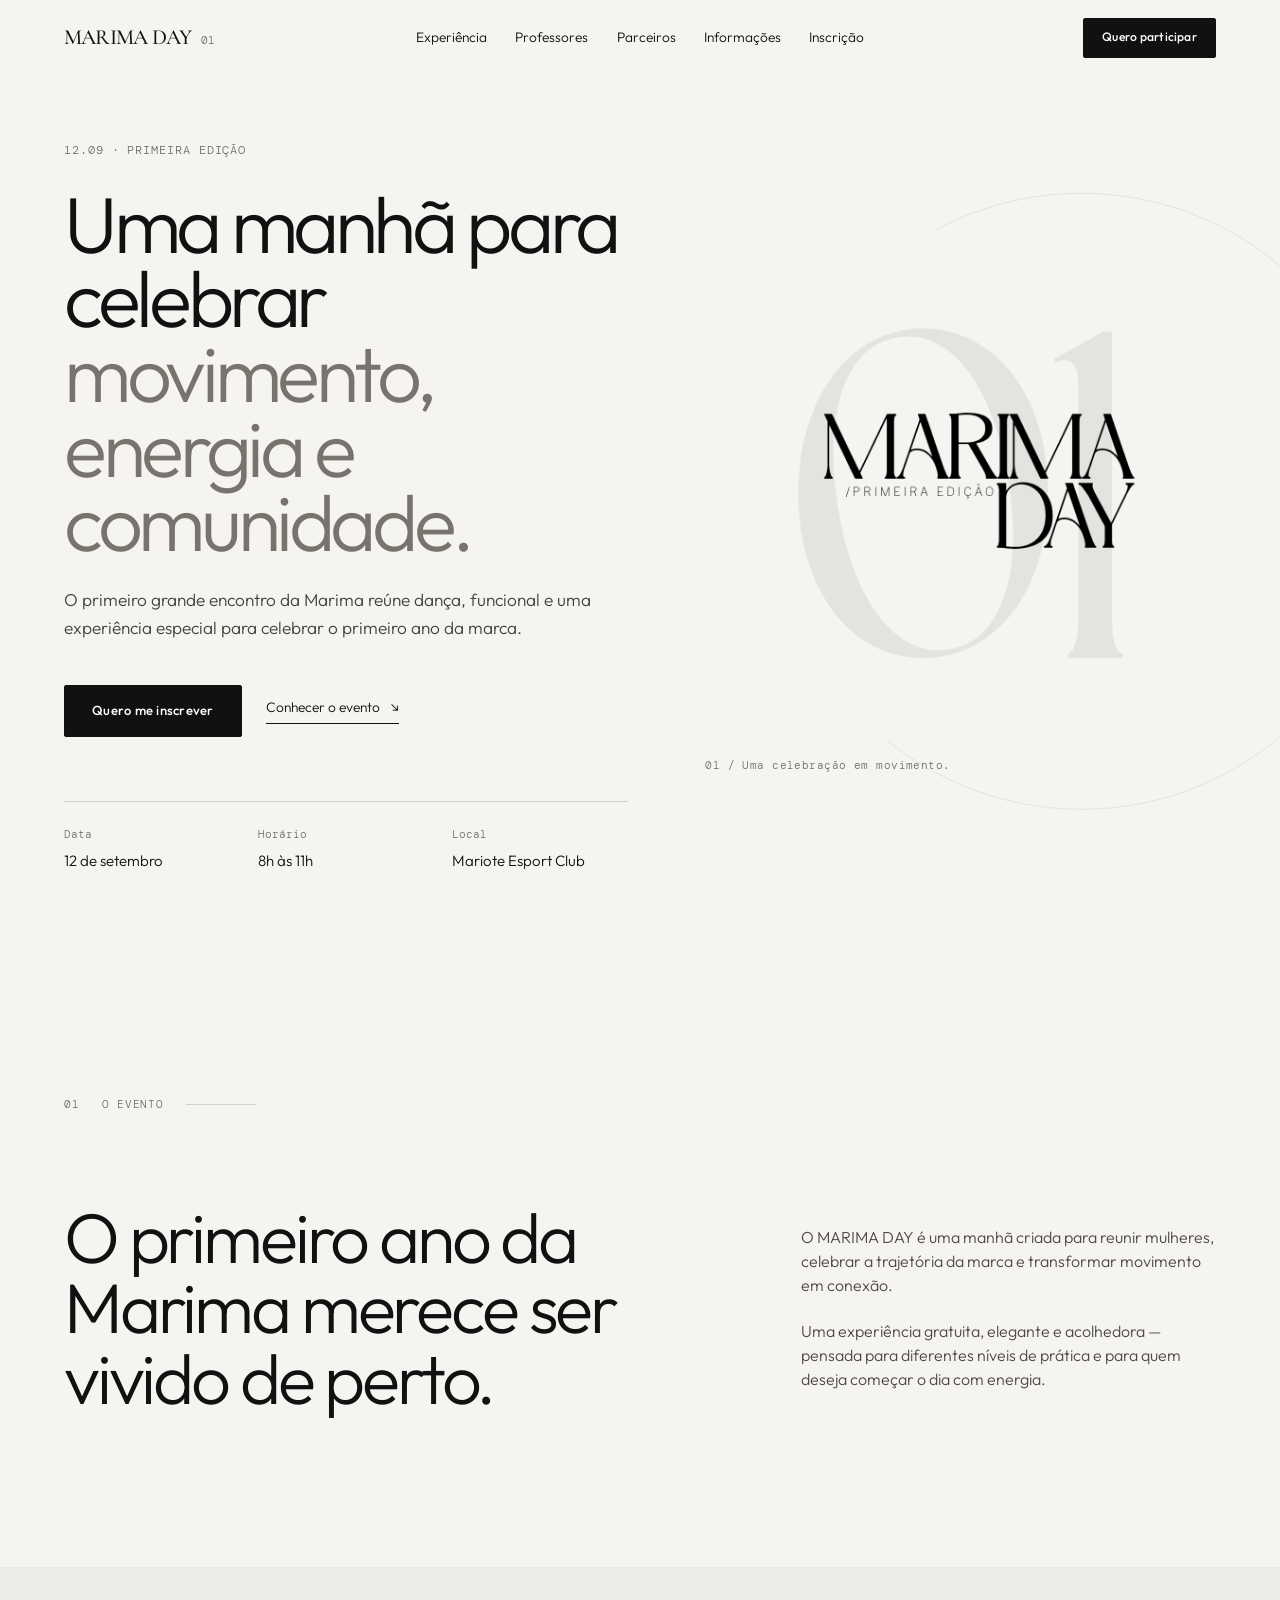
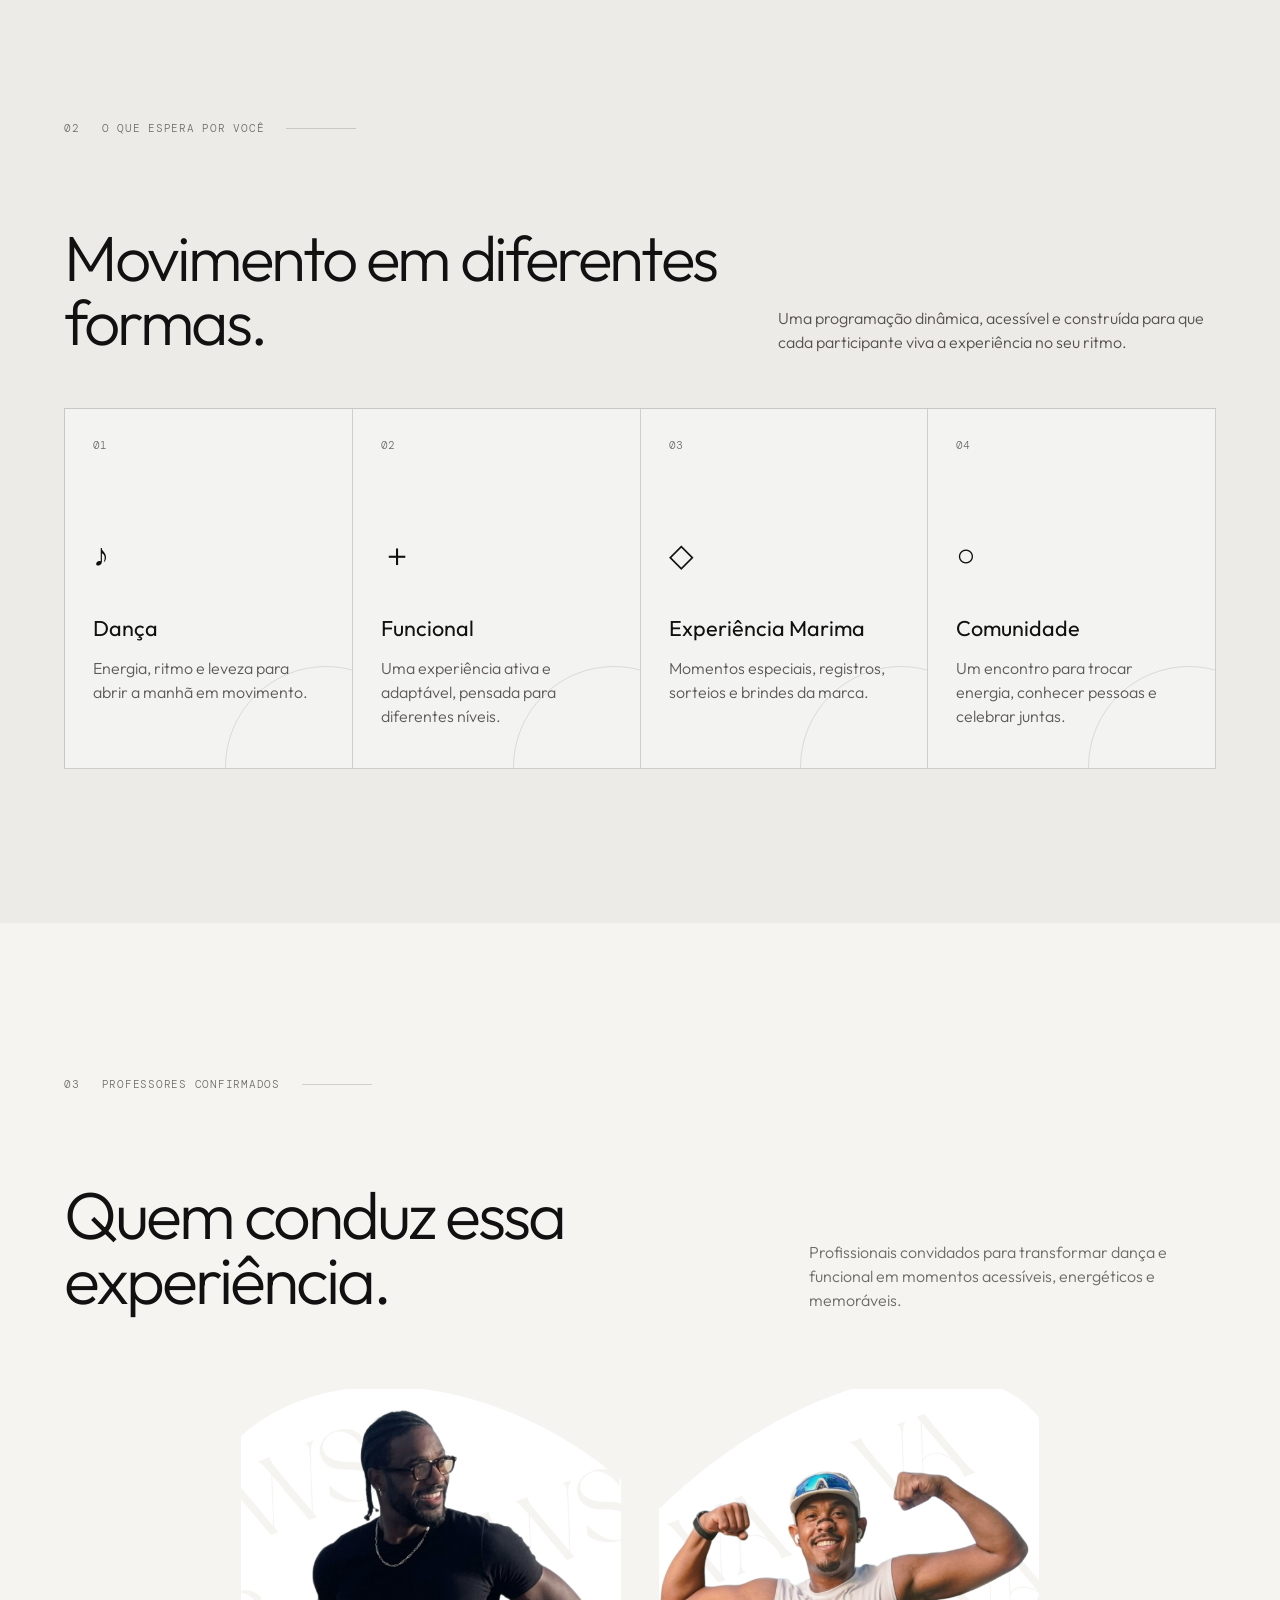
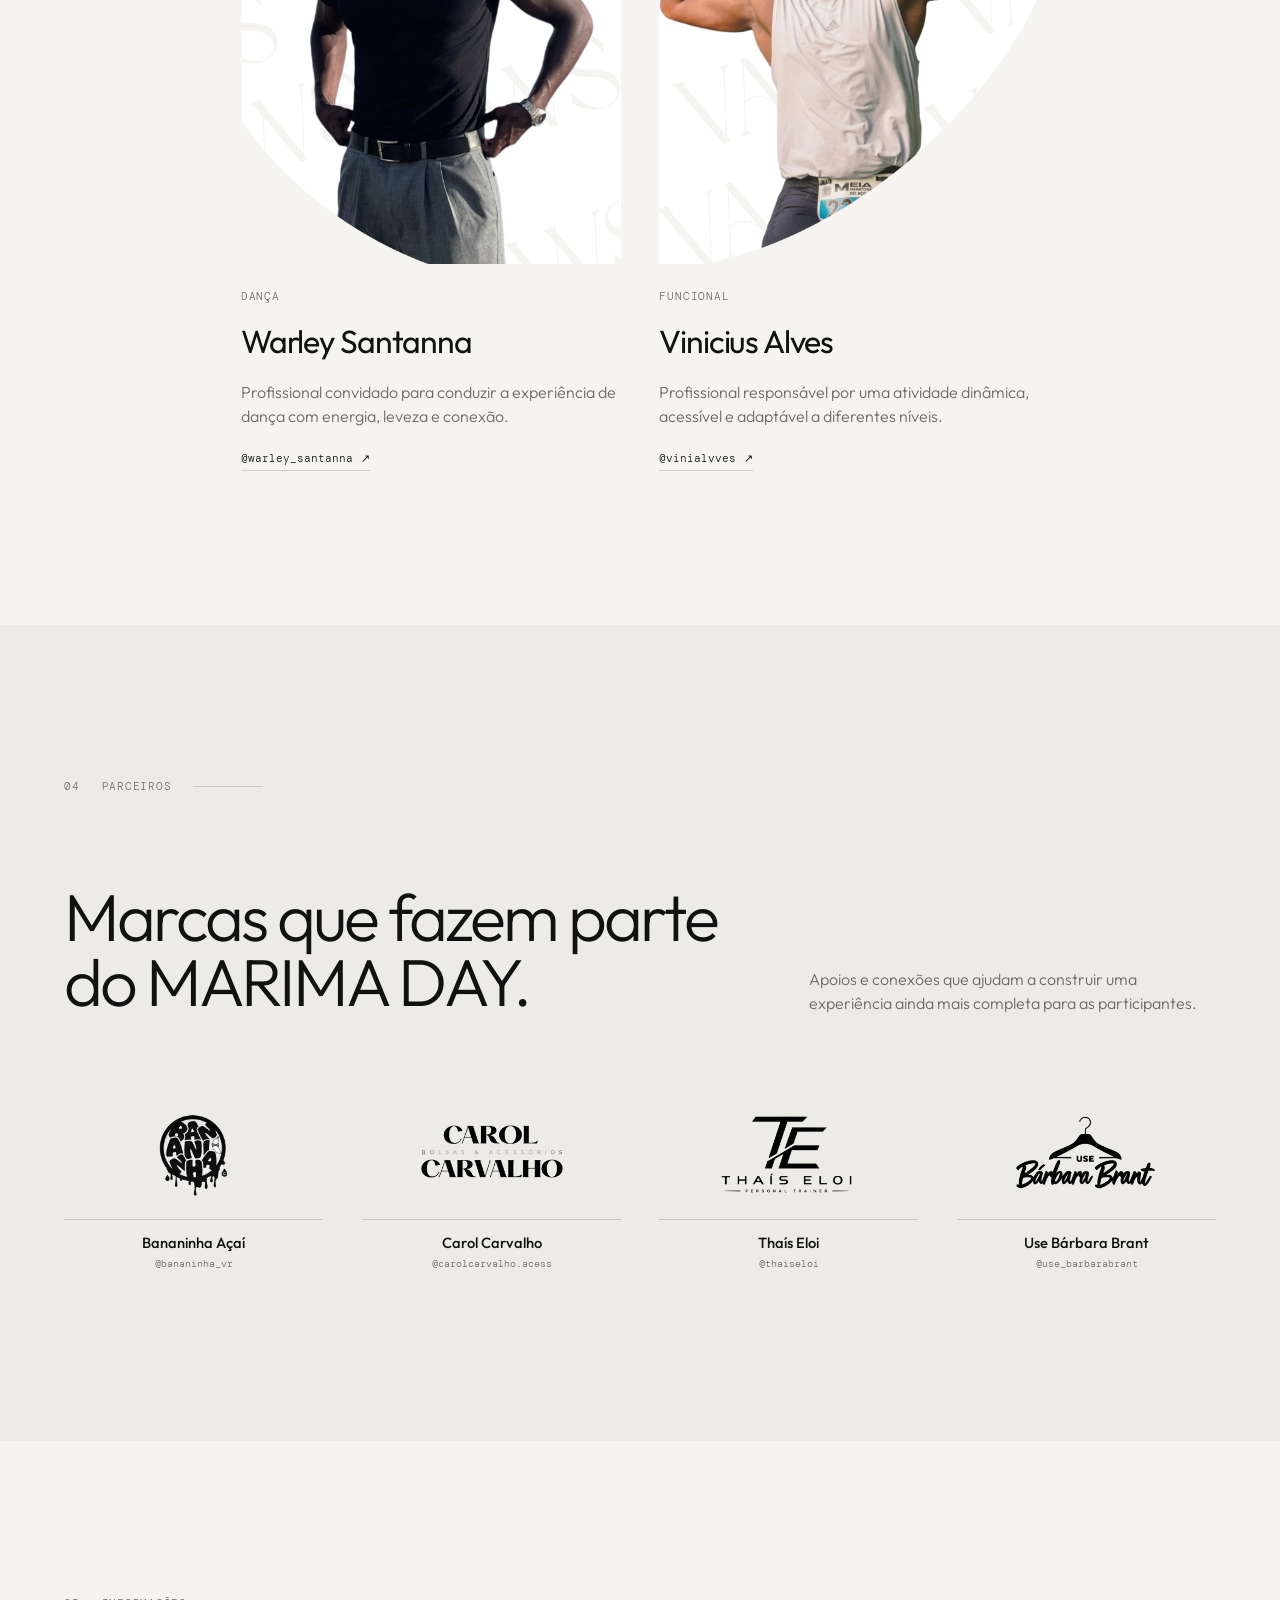
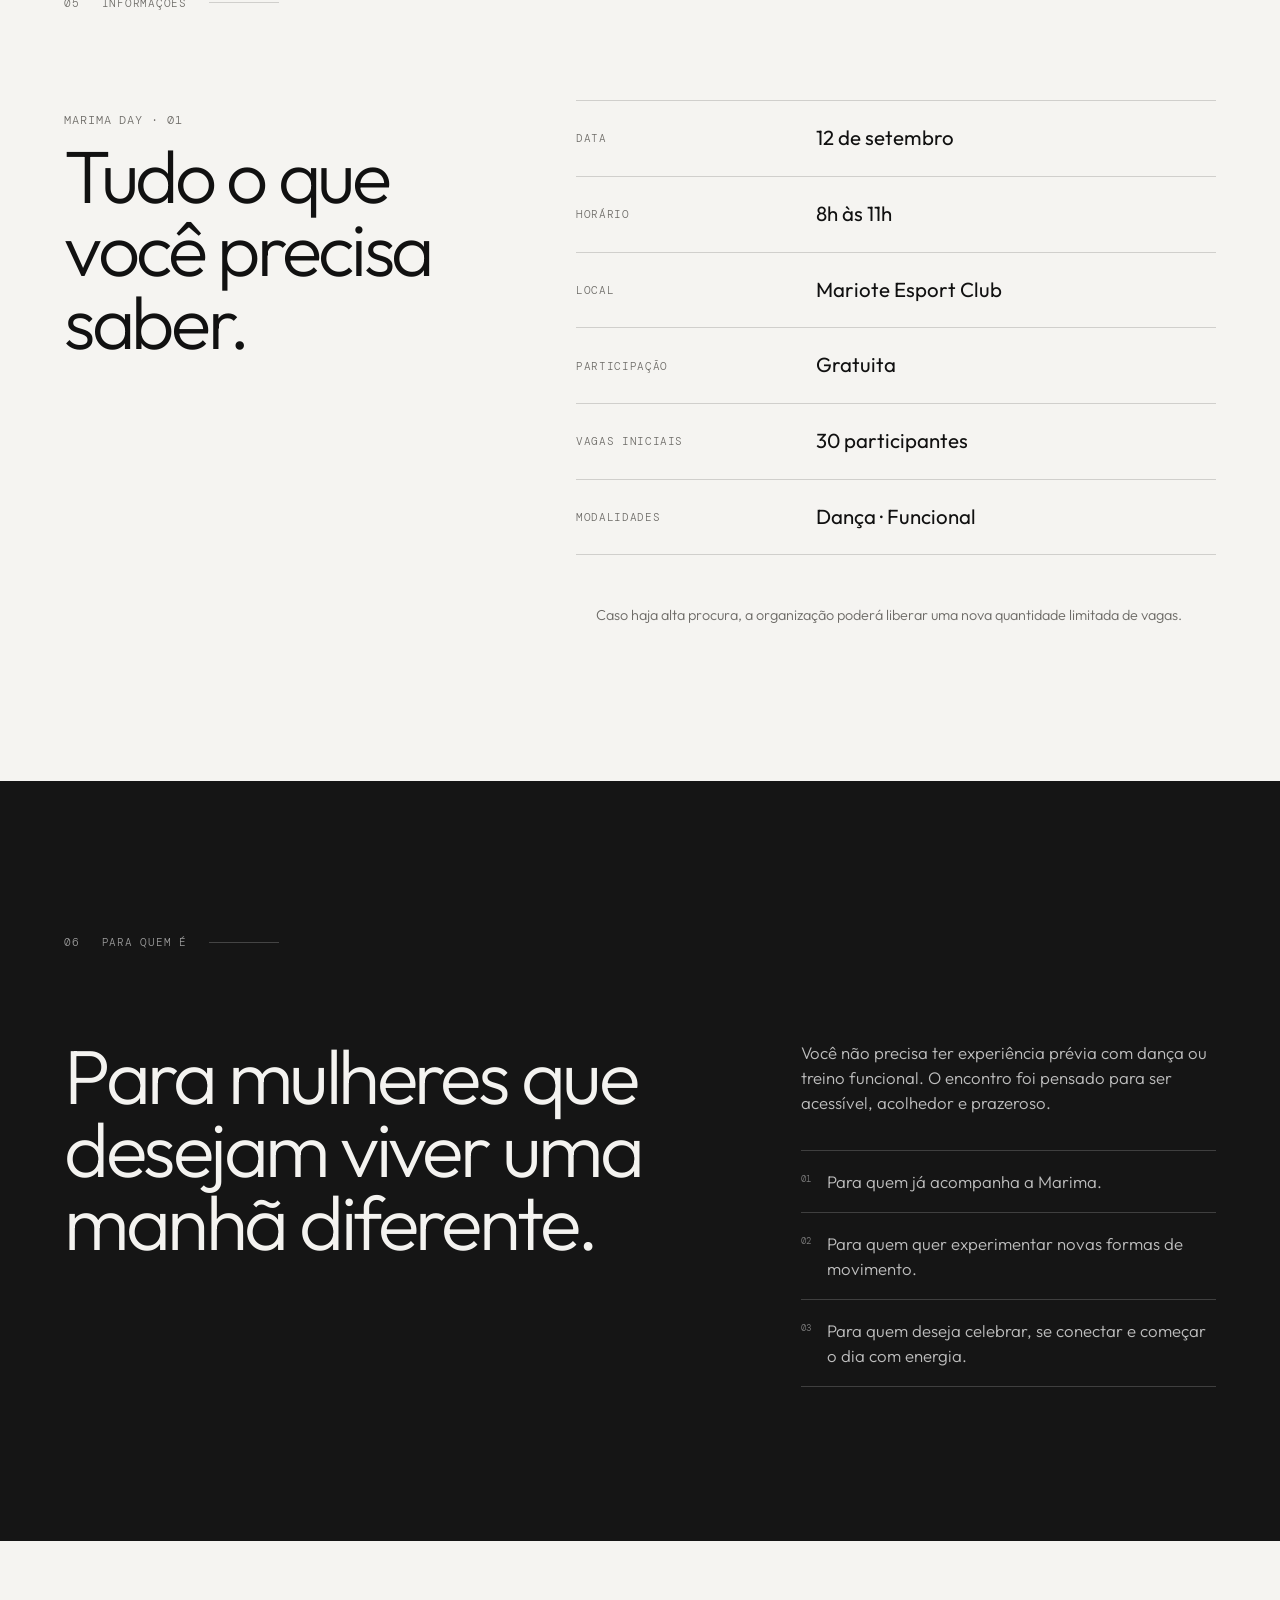
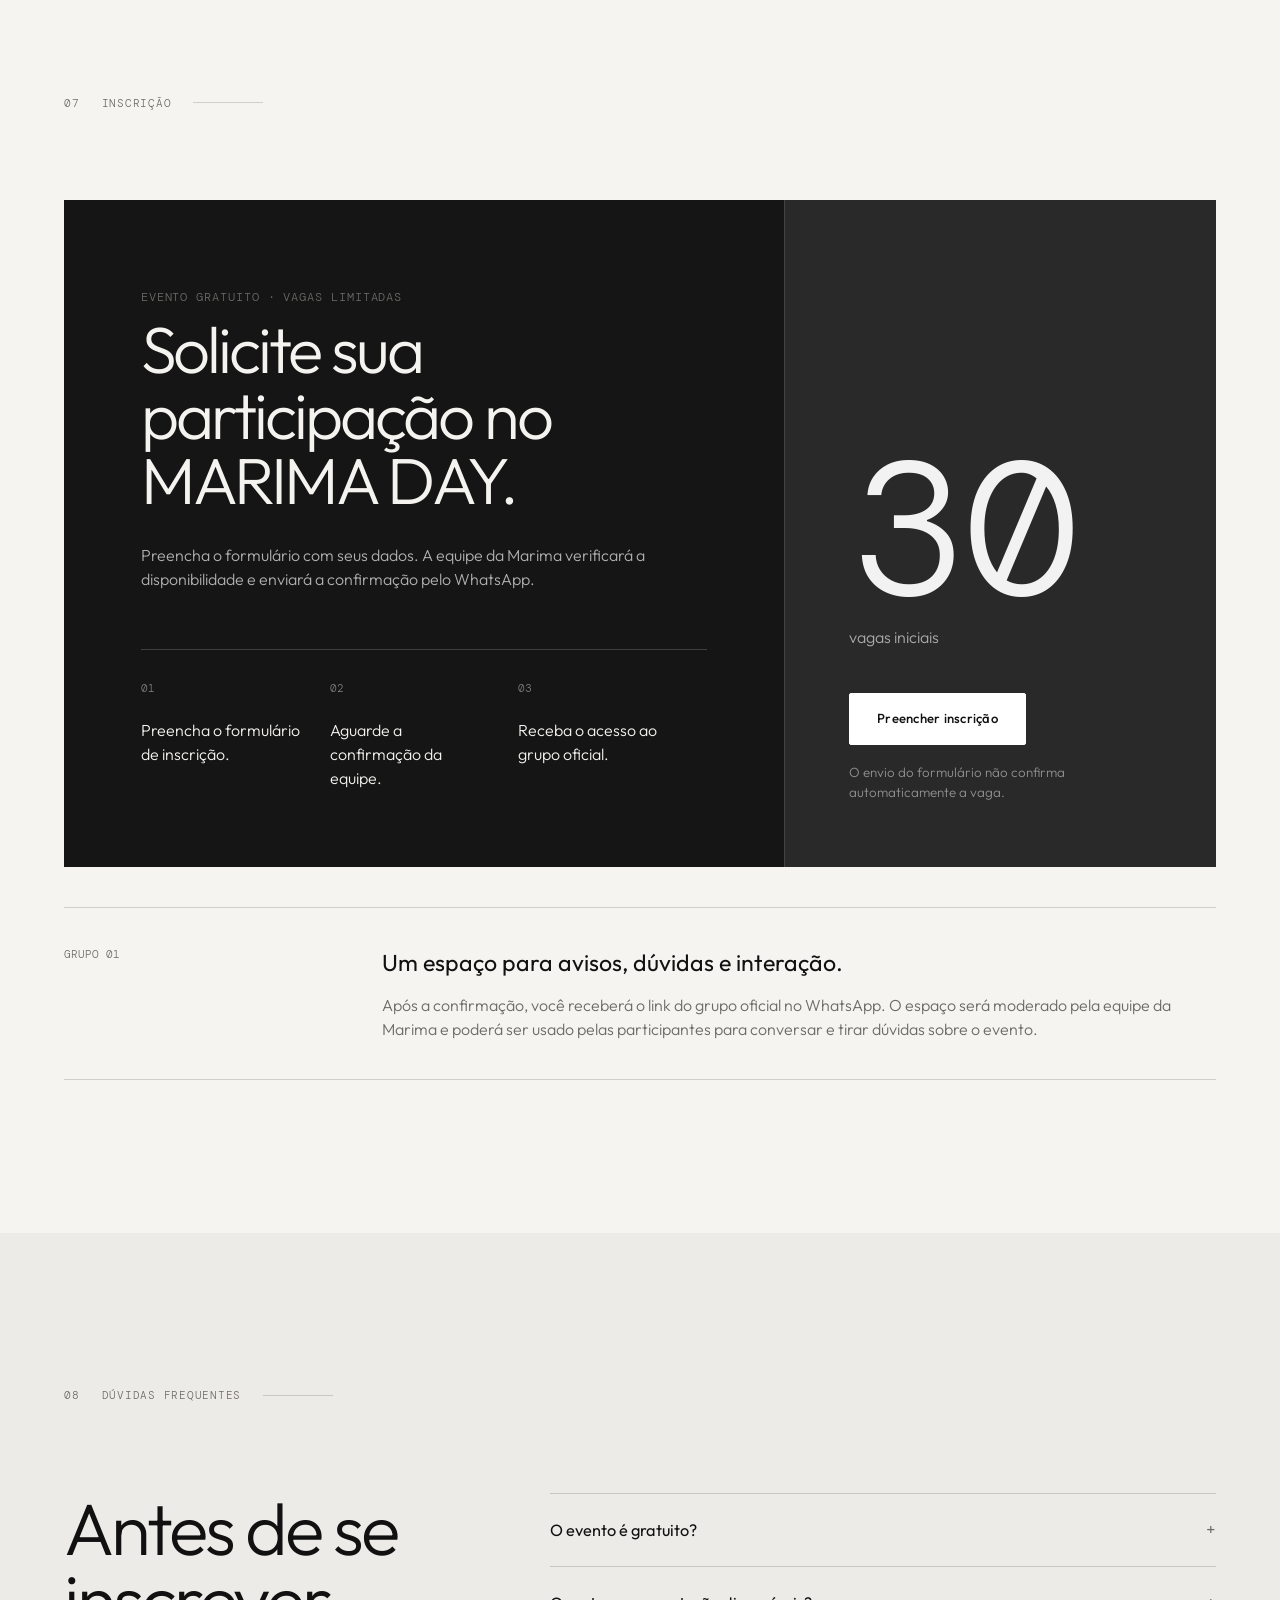
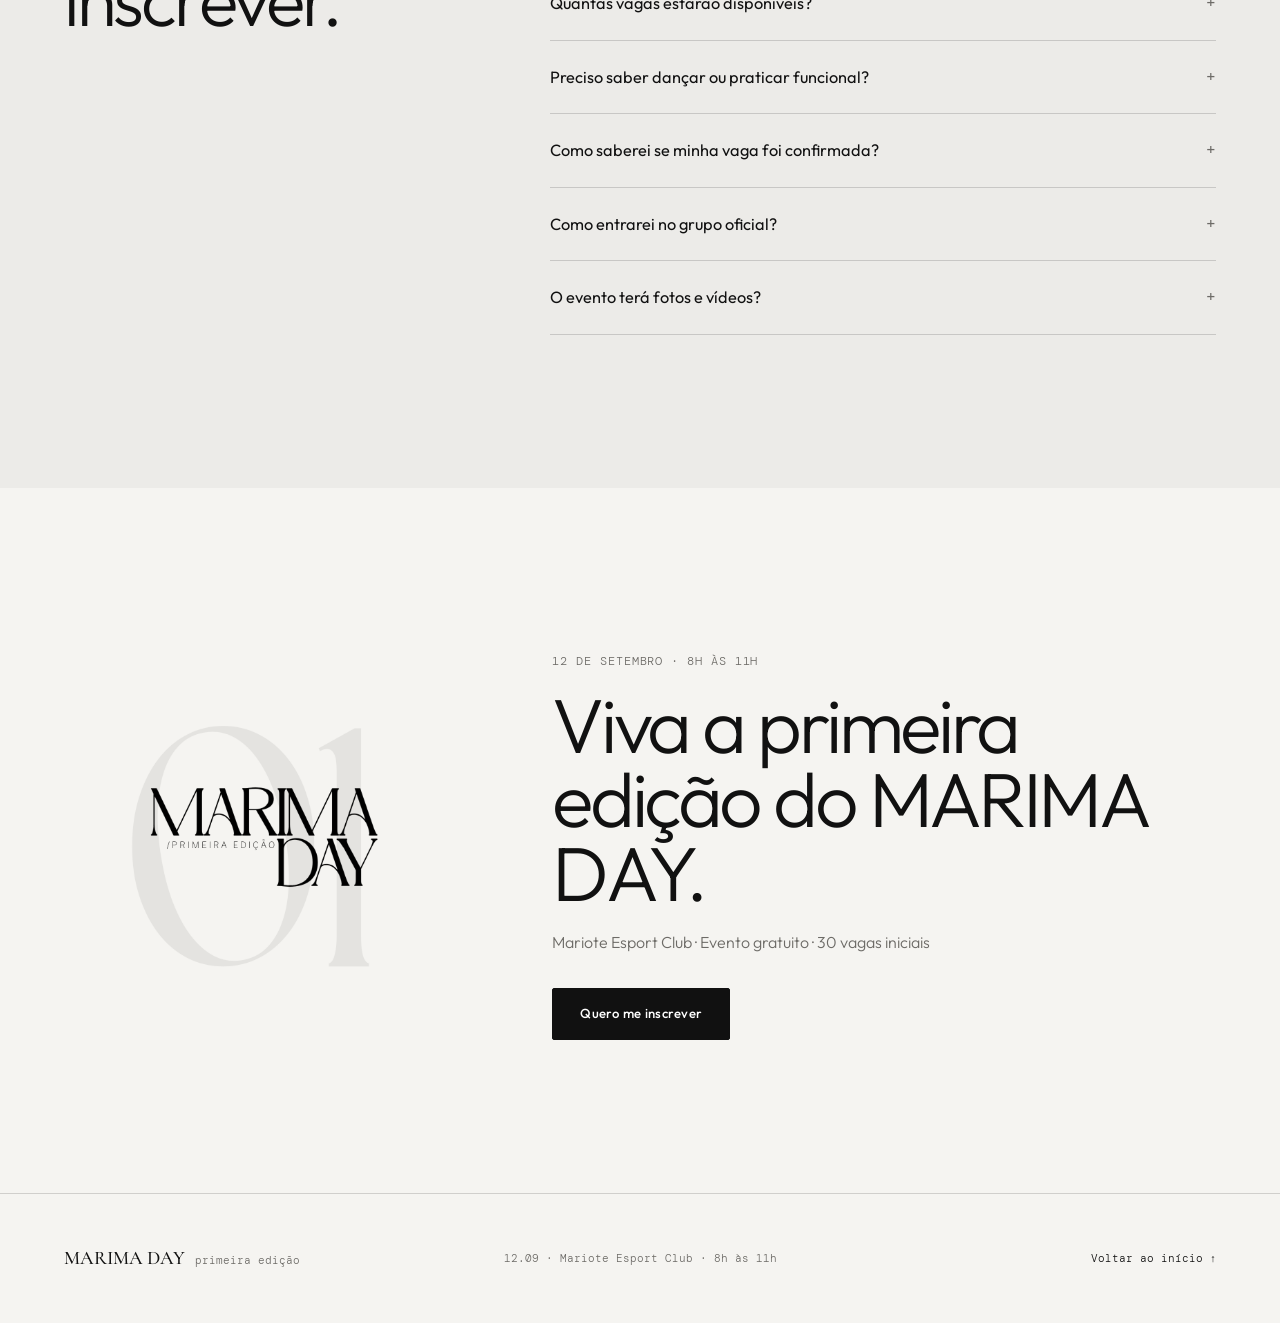
<file: index.html>
<!doctype html>
<html lang="pt-BR">
  <head>
    <meta charset="UTF-8" />
    <meta name="viewport" content="width=device-width, initial-scale=1.0" />
    <meta
      name="description"
      content="MARIMA DAY — primeira edição. Evento gratuito no dia 12 de setembro, das 8h às 11h, no Mariote Esport Club. Dança, funcional e experiência Marima."
    />
    <meta name="theme-color" content="#f4f3f0" />
    <title>MARIMA DAY — primeira edição</title>

    <link rel="preconnect" href="https://fonts.googleapis.com" />
    <link rel="preconnect" href="https://fonts.gstatic.com" crossorigin />
    <link
      href="https://fonts.googleapis.com/css2?family=Cormorant+Garamond:wght@400;500&family=DM+Mono:wght@300;400;500&family=Outfit:wght@300;400;500;600&display=swap"
      rel="stylesheet"
    />
    <link rel="stylesheet" href="styles.css?v=6.0.0" />
    <script defer src="content.js?v=6.0.0"></script>
    <script defer src="script.js?v=6.0.0"></script>
  </head>

  <body>
    <header class="site-header" data-header>
      <a class="brand" href="#inicio" aria-label="Voltar ao início">
        <span class="brand__name">MARIMA DAY</span>
        <span class="brand__edition">01</span>
      </a>

      <button class="menu-button" type="button" aria-label="Abrir menu" aria-expanded="false" data-menu-button>
        <span></span>
        <span></span>
      </button>

      <nav class="nav" aria-label="Navegação principal" data-nav>
        <a href="#experiencia">Experiência</a>
        <a href="#professores">Professores</a>
        <a href="#parceiros">Parceiros</a>
        <a href="#informacoes">Informações</a>
        <a href="#inscricao">Inscrição</a>
      </nav>

      <a class="button button--small header-cta" href="#inscricao">Quero participar</a>
    </header>

    <main>
      <section class="hero" id="inicio">
        <div class="hero__content reveal">
          <p class="eyebrow">12.09 · PRIMEIRA EDIÇÃO</p>
          <h1>
            Uma manhã para celebrar
            <span>movimento, energia e comunidade.</span>
          </h1>
          <p class="hero__intro">
            O primeiro grande encontro da Marima reúne dança, funcional e uma experiência especial para celebrar o primeiro ano da marca.
          </p>

          <div class="hero__actions">
            <a class="button" href="#inscricao">Quero me inscrever</a>
            <a class="text-link" href="#experiencia">Conhecer o evento <span aria-hidden="true">↘</span></a>
          </div>

          <dl class="hero__meta" aria-label="Informações principais do evento">
            <div>
              <dt>Data</dt>
              <dd>12 de setembro</dd>
            </div>
            <div>
              <dt>Horário</dt>
              <dd>8h às 11h</dd>
            </div>
            <div>
              <dt>Local</dt>
              <dd>Mariote Esport Club</dd>
            </div>
          </dl>
        </div>

        <div class="hero__visual reveal reveal--delay">
          <div class="hero__art">
            <img
              src="assets/marima-day-cover.png"
              alt="Identidade visual MARIMA DAY, primeira edição, com o número 01 ao fundo"
            />
          </div>
          <p class="hero__caption">01 / Uma celebração em movimento.</p>
        </div>
      </section>

      <section class="statement section" id="experiencia">
        <div class="section-label reveal">
          <span>01</span>
          <span>O evento</span>
        </div>

        <div class="statement__grid">
          <h2 class="reveal">O primeiro ano da Marima merece ser vivido de perto.</h2>
          <div class="statement__copy reveal reveal--delay">
            <p>
              O MARIMA DAY é uma manhã criada para reunir mulheres, celebrar a trajetória da marca e transformar movimento em conexão.
            </p>
            <p>
              Uma experiência gratuita, elegante e acolhedora — pensada para diferentes níveis de prática e para quem deseja começar o dia com energia.
            </p>
          </div>
        </div>
      </section>

      <section class="experience section section--gray">
        <div class="section-label reveal">
          <span>02</span>
          <span>O que espera por você</span>
        </div>

        <div class="experience__heading reveal">
          <h2>Movimento em diferentes formas.</h2>
          <p>Uma programação dinâmica, acessível e construída para que cada participante viva a experiência no seu ritmo.</p>
        </div>

        <div class="feature-grid">
          <article class="feature-card reveal">
            <span class="feature-card__number">01</span>
            <div class="feature-card__icon" aria-hidden="true">♪</div>
            <h3>Dança</h3>
            <p>Energia, ritmo e leveza para abrir a manhã em movimento.</p>
          </article>

          <article class="feature-card reveal reveal--delay-1">
            <span class="feature-card__number">02</span>
            <div class="feature-card__icon" aria-hidden="true">＋</div>
            <h3>Funcional</h3>
            <p>Uma experiência ativa e adaptável, pensada para diferentes níveis.</p>
          </article>

          <article class="feature-card reveal reveal--delay-2">
            <span class="feature-card__number">03</span>
            <div class="feature-card__icon" aria-hidden="true">◇</div>
            <h3>Experiência Marima</h3>
            <p>Momentos especiais, registros, sorteios e brindes da marca.</p>
          </article>

          <article class="feature-card reveal reveal--delay-3">
            <span class="feature-card__number">04</span>
            <div class="feature-card__icon" aria-hidden="true">○</div>
            <h3>Comunidade</h3>
            <p>Um encontro para trocar energia, conhecer pessoas e celebrar juntas.</p>
          </article>
        </div>
      </section>

      <section class="professors section" id="professores">
        <div class="section-label reveal">
          <span>03</span>
          <span>Professores confirmados</span>
        </div>

        <div class="professors__heading">
          <h2 class="reveal">Quem conduz essa experiência.</h2>
          <p class="reveal reveal--delay">
            Profissionais convidados para transformar dança e funcional em momentos acessíveis, energéticos e memoráveis.
          </p>
        </div>

        <div class="professors-grid" data-professors-grid aria-live="polite"></div>
        <noscript>
          <p class="content-empty">Ative o JavaScript para visualizar os professores confirmados.</p>
        </noscript>
      </section>

      <section class="partners section section--gray" id="parceiros">
        <div class="section-label reveal">
          <span>04</span>
          <span>Parceiros</span>
        </div>

        <div class="partners__heading">
          <h2 class="reveal">Marcas que fazem parte do MARIMA DAY.</h2>
          <p class="reveal reveal--delay">
            Apoios e conexões que ajudam a construir uma experiência ainda mais completa para as participantes.
          </p>
        </div>

        <div class="partners-grid" data-partners-grid aria-live="polite"></div>
        <noscript>
          <p class="content-empty">Ative o JavaScript para visualizar os parceiros confirmados.</p>
        </noscript>
      </section>

      <section class="details section" id="informacoes">
        <div class="section-label reveal">
          <span>05</span>
          <span>Informações</span>
        </div>

        <div class="details__layout">
          <div class="details__title reveal">
            <p class="eyebrow">MARIMA DAY · 01</p>
            <h2>Tudo o que você precisa saber.</h2>
          </div>

          <div class="details__list reveal reveal--delay">
            <div class="detail-row">
              <span>Data</span>
              <strong>12 de setembro</strong>
            </div>
            <div class="detail-row">
              <span>Horário</span>
              <strong>8h às 11h</strong>
            </div>
            <div class="detail-row">
              <span>Local</span>
              <strong>Mariote Esport Club</strong>
            </div>
            <div class="detail-row">
              <span>Participação</span>
              <strong>Gratuita</strong>
            </div>
            <div class="detail-row">
              <span>Vagas iniciais</span>
              <strong>30 participantes</strong>
            </div>
            <div class="detail-row">
              <span>Modalidades</span>
              <strong>Dança · Funcional</strong>
            </div>
          </div>
        </div>

        <p class="details__note reveal">
          Caso haja alta procura, a organização poderá liberar uma nova quantidade limitada de vagas.
        </p>
      </section>

      <section class="fit section section--dark">
        <div class="section-label section-label--light reveal">
          <span>06</span>
          <span>Para quem é</span>
        </div>

        <div class="fit__grid">
          <h2 class="reveal">Para mulheres que desejam viver uma manhã diferente.</h2>
          <div class="fit__copy reveal reveal--delay">
            <p>
              Você não precisa ter experiência prévia com dança ou treino funcional. O encontro foi pensado para ser acessível, acolhedor e prazeroso.
            </p>
            <ul>
              <li>Para quem já acompanha a Marima.</li>
              <li>Para quem quer experimentar novas formas de movimento.</li>
              <li>Para quem deseja celebrar, se conectar e começar o dia com energia.</li>
            </ul>
          </div>
        </div>
      </section>

      <section class="registration section" id="inscricao">
        <div class="section-label reveal">
          <span>07</span>
          <span>Inscrição</span>
        </div>

        <div class="registration__card reveal">
          <div class="registration__content">
            <p class="eyebrow">EVENTO GRATUITO · VAGAS LIMITADAS</p>
            <h2>Solicite sua participação no MARIMA DAY.</h2>
            <p>
              Preencha o formulário com seus dados. A equipe da Marima verificará a disponibilidade e enviará a confirmação pelo WhatsApp.
            </p>

            <ol class="steps">
              <li>
                <span>01</span>
                <p>Preencha o formulário de inscrição.</p>
              </li>
              <li>
                <span>02</span>
                <p>Aguarde a confirmação da equipe.</p>
              </li>
              <li>
                <span>03</span>
                <p>Receba o acesso ao grupo oficial.</p>
              </li>
            </ol>
          </div>

          <aside class="registration__action">
            <span class="registration__counter">30</span>
            <p>vagas iniciais</p>
            <a class="button button--light" href="#" data-registration-link>Preencher inscrição</a>
            <small>O envio do formulário não confirma automaticamente a vaga.</small>
          </aside>
        </div>

        <div class="community-note reveal">
          <div class="community-note__index">GRUPO 01</div>
          <div>
            <h3>Um espaço para avisos, dúvidas e interação.</h3>
            <p>
              Após a confirmação, você receberá o link do grupo oficial no WhatsApp. O espaço será moderado pela equipe da Marima e poderá ser usado pelas participantes para conversar e tirar dúvidas sobre o evento.
            </p>
          </div>
        </div>
      </section>

      <section class="faq section section--gray" id="duvidas">
        <div class="section-label reveal">
          <span>08</span>
          <span>Dúvidas frequentes</span>
        </div>

        <div class="faq__layout">
          <h2 class="reveal">Antes de se inscrever.</h2>

          <div class="faq__list reveal reveal--delay">
            <details>
              <summary>O evento é gratuito?</summary>
              <p>Sim. A participação no MARIMA DAY é gratuita, mas depende de inscrição e confirmação da equipe.</p>
            </details>
            <details>
              <summary>Quantas vagas estarão disponíveis?</summary>
              <p>Inicialmente serão abertas 30 vagas. Caso exista alta procura e a estrutura permita, novas vagas poderão ser liberadas.</p>
            </details>
            <details>
              <summary>Preciso saber dançar ou praticar funcional?</summary>
              <p>Não. As atividades serão conduzidas para acolher participantes com diferentes níveis de experiência.</p>
            </details>
            <details>
              <summary>Como saberei se minha vaga foi confirmada?</summary>
              <p>A equipe da Marima entrará em contato pelo WhatsApp informado no formulário.</p>
            </details>
            <details>
              <summary>Como entrarei no grupo oficial?</summary>
              <p>O link será enviado somente após a confirmação da participação. No formulário, você poderá autorizar a entrada no grupo.</p>
            </details>
            <details>
              <summary>O evento terá fotos e vídeos?</summary>
              <p>Sim. O evento terá registros de imagem. As informações e autorizações necessárias estarão disponíveis no formulário de inscrição.</p>
            </details>
          </div>
        </div>
      </section>

      <section class="final-cta section">
        <div class="final-cta__image reveal">
          <img src="assets/marima-day-cover.png" alt="MARIMA DAY primeira edição" />
        </div>
        <div class="final-cta__content reveal reveal--delay">
          <p class="eyebrow">12 DE SETEMBRO · 8H ÀS 11H</p>
          <h2>Viva a primeira edição do MARIMA DAY.</h2>
          <p>Mariote Esport Club · Evento gratuito · 30 vagas iniciais</p>
          <a class="button" href="#" data-registration-link>Quero me inscrever</a>
        </div>
      </section>
    </main>

    <footer class="footer">
      <div>
        <strong>MARIMA DAY</strong>
        <span>primeira edição</span>
      </div>
      <p>12.09 · Mariote Esport Club · 8h às 11h</p>
      <a href="#inicio">Voltar ao início ↑</a>
    </footer>

    <div class="modal" role="dialog" aria-modal="true" aria-labelledby="modal-title" hidden data-modal>
      <div class="modal__backdrop" data-modal-close></div>
      <div class="modal__panel">
        <button class="modal__close" type="button" aria-label="Fechar" data-modal-close>×</button>
        <p class="eyebrow">INSCRIÇÃO</p>
        <h2 id="modal-title">Conecte o formulário para abrir as vagas.</h2>
        <p>
          A página está pronta para receber um formulário Tally ou Google Forms. Basta inserir o link no arquivo <code>content.js</code>.
        </p>
        <p class="modal__hint">Procure por <strong>registrationUrl</strong> e substitua o valor indicado.</p>
      </div>
    </div>
  </body>
</html>
</file>
<file: styles.css>
:root {
  --bg: #f5f4f1;
  --surface: #ffffff;
  --surface-muted: #ecebe8;
  --ink: #111111;
  --muted: #6d6b67;
  --line: rgba(17, 17, 17, 0.16);
  --dark: #151515;
  --light-ink: #f4f3f0;
  --font-display: "Dream Avenue", "Cormorant Garamond", Georgia, serif;
  --font-sans: "All Round Gothic", "Outfit", Arial, sans-serif;
  --font-micro: "American Typewriter ITC Pro", "DM Mono", monospace;
  --page-padding: clamp(20px, 5vw, 76px);
  --section-space: clamp(88px, 12vw, 170px);
  --radius: 2px;
}

* {
  box-sizing: border-box;
}

html {
  scroll-behavior: smooth;
}

body {
  margin: 0;
  background: var(--bg);
  color: var(--ink);
  font-family: var(--font-sans);
  font-weight: 300;
  line-height: 1.5;
  -webkit-font-smoothing: antialiased;
}

body.menu-open,
body.modal-open {
  overflow: hidden;
}

img {
  display: block;
  max-width: 100%;
}

a {
  color: inherit;
  text-decoration: none;
}

button,
a {
  -webkit-tap-highlight-color: transparent;
}

button,
input,
textarea,
select {
  font: inherit;
}

.site-header {
  position: fixed;
  z-index: 100;
  top: 0;
  left: 0;
  right: 0;
  display: grid;
  grid-template-columns: 1fr auto 1fr;
  align-items: center;
  min-height: 76px;
  padding: 0 var(--page-padding);
  border-bottom: 1px solid transparent;
  transition: background 220ms ease, border-color 220ms ease, backdrop-filter 220ms ease;
}

.site-header.is-scrolled {
  background: rgba(245, 244, 241, 0.9);
  border-color: var(--line);
  backdrop-filter: blur(14px);
}

.brand {
  justify-self: start;
  display: inline-flex;
  align-items: baseline;
  gap: 10px;
  white-space: nowrap;
}

.brand__name {
  font-family: var(--font-display);
  font-size: 1.35rem;
  font-weight: 500;
  letter-spacing: -0.035em;
}

.brand__edition {
  font-family: var(--font-micro);
  color: var(--muted);
  font-size: 0.7rem;
}

.nav {
  display: flex;
  gap: clamp(16px, 2.2vw, 34px);
  font-size: 0.86rem;
}

.nav a {
  position: relative;
}

.nav a::after {
  content: "";
  position: absolute;
  left: 0;
  right: 100%;
  bottom: -8px;
  height: 1px;
  background: var(--ink);
  transition: right 180ms ease;
}

.nav a:hover::after {
  right: 0;
}

.header-cta {
  justify-self: end;
}

.menu-button {
  display: none;
  border: 0;
  background: transparent;
  width: 42px;
  height: 42px;
  padding: 10px;
}

.menu-button span {
  display: block;
  height: 1px;
  background: var(--ink);
  margin: 7px 0;
  transition: transform 180ms ease;
}

.button {
  display: inline-flex;
  min-height: 52px;
  align-items: center;
  justify-content: center;
  padding: 0 27px;
  background: var(--ink);
  color: #fff;
  border: 1px solid var(--ink);
  border-radius: var(--radius);
  font-size: 0.82rem;
  font-weight: 500;
  letter-spacing: 0.02em;
  transition: background 180ms ease, color 180ms ease, transform 180ms ease;
}

.button:hover {
  background: transparent;
  color: var(--ink);
  transform: translateY(-2px);
}

.button--small {
  min-height: 40px;
  padding: 0 18px;
  font-size: 0.76rem;
}

.button--light {
  background: #fff;
  color: var(--ink);
  border-color: #fff;
}

.button--light:hover {
  background: transparent;
  color: #fff;
}

.text-link {
  display: inline-flex;
  align-items: center;
  gap: 10px;
  font-size: 0.86rem;
  border-bottom: 1px solid var(--ink);
  padding-bottom: 5px;
}

.eyebrow,
.section-label,
.hero__caption,
.detail-row span,
.footer,
.feature-card__number,
.registration__counter,
.community-note__index {
  font-family: var(--font-micro);
}

.eyebrow {
  font-size: 0.72rem;
  letter-spacing: 0.08em;
  color: var(--muted);
}

.hero {
  min-height: 100svh;
  display: grid;
  grid-template-columns: minmax(0, 1.05fr) minmax(360px, 0.95fr);
  gap: clamp(36px, 6vw, 90px);
  align-items: center;
  padding: 130px var(--page-padding) 70px;
  overflow: hidden;
}

.hero__content {
  max-width: 770px;
}

.hero h1 {
  margin: 28px 0 26px;
  font-size: clamp(3.15rem, 6.2vw, 7.6rem);
  line-height: 0.94;
  font-weight: 300;
  letter-spacing: -0.055em;
}

.hero h1 span {
  display: block;
  color: #77746e;
}

.hero__intro {
  max-width: 630px;
  margin: 0;
  color: #44423f;
  font-size: clamp(1rem, 1.35vw, 1.25rem);
  line-height: 1.65;
}

.hero__actions {
  display: flex;
  flex-wrap: wrap;
  align-items: center;
  gap: 24px;
  margin-top: 42px;
}

.hero__meta {
  display: grid;
  grid-template-columns: repeat(3, 1fr);
  gap: 18px;
  margin: 64px 0 0;
  padding-top: 24px;
  border-top: 1px solid var(--line);
}

.hero__meta div {
  min-width: 0;
}

.hero__meta dt {
  font-family: var(--font-micro);
  color: var(--muted);
  font-size: 0.68rem;
  margin-bottom: 8px;
}

.hero__meta dd {
  margin: 0;
  font-size: 0.94rem;
}

.hero__visual {
  position: relative;
  align-self: stretch;
  display: flex;
  flex-direction: column;
  justify-content: center;
  min-width: 0;
}

.hero__visual::before {
  content: "";
  position: absolute;
  width: min(48vw, 690px);
  aspect-ratio: 1;
  border: 1px solid rgba(17, 17, 17, 0.08);
  border-radius: 50%;
  top: 50%;
  right: -34%;
  transform: translateY(-50%);
  pointer-events: none;
}

.hero__art {
  position: relative;
  width: min(100%, 760px);
  margin-left: auto;
  isolation: isolate;
}

.hero__art::after {
  content: "";
  position: absolute;
  inset: 11% 7% 10% 13%;
  border: 1px solid rgba(17, 17, 17, 0.07);
  border-radius: 50%;
  transform: rotate(-9deg);
  z-index: -1;
  pointer-events: none;
}

.hero__art img {
  width: 100%;
  aspect-ratio: 1;
  object-fit: contain;
}

.hero__caption {
  margin: 16px 0 0;
  color: var(--muted);
  font-size: 0.68rem;
  letter-spacing: 0.04em;
}

.section {
  padding: var(--section-space) var(--page-padding);
}

.section--gray {
  background: var(--surface-muted);
}

.section--dark {
  background: var(--dark);
  color: var(--light-ink);
}

.section-label {
  display: flex;
  gap: 22px;
  align-items: center;
  color: var(--muted);
  font-size: 0.67rem;
  letter-spacing: 0.07em;
  text-transform: uppercase;
  margin-bottom: clamp(54px, 7vw, 100px);
}

.section-label::after {
  content: "";
  width: 70px;
  height: 1px;
  background: var(--line);
}

.section-label--light {
  color: rgba(255, 255, 255, 0.58);
}

.section-label--light::after {
  background: rgba(255, 255, 255, 0.2);
}

.statement__grid,
.fit__grid {
  display: grid;
  grid-template-columns: minmax(0, 1.2fr) minmax(320px, 0.8fr);
  gap: clamp(50px, 9vw, 150px);
}

.statement h2,
.experience h2,
.professors h2,
.partners h2,
.details h2,
.fit h2,
.registration h2,
.faq h2,
.final-cta h2 {
  margin: 0;
  font-weight: 300;
  letter-spacing: -0.045em;
}

.statement h2 {
  max-width: 930px;
  font-size: clamp(2.8rem, 5.5vw, 6.2rem);
  line-height: 1;
}

.statement__copy {
  align-self: end;
  color: #4d4a46;
  font-size: clamp(1rem, 1.2vw, 1.16rem);
}

.statement__copy p {
  margin: 0 0 22px;
}

.experience__heading {
  display: grid;
  grid-template-columns: minmax(0, 1fr) minmax(320px, 0.65fr);
  gap: 40px;
  align-items: end;
  margin-bottom: 54px;
}

.experience h2 {
  font-size: clamp(2.7rem, 5vw, 5.6rem);
  line-height: 1;
}

.experience__heading p {
  max-width: 520px;
  margin: 0;
  color: #55524e;
}

.feature-grid {
  display: grid;
  grid-template-columns: repeat(4, 1fr);
  border-top: 1px solid var(--line);
  border-left: 1px solid var(--line);
}

.feature-card {
  position: relative;
  min-height: 360px;
  padding: 28px;
  border-right: 1px solid var(--line);
  border-bottom: 1px solid var(--line);
  background: rgba(255, 255, 255, 0.36);
  overflow: hidden;
}

.feature-card::after {
  content: "";
  position: absolute;
  width: 200px;
  height: 200px;
  border: 1px solid rgba(17, 17, 17, 0.11);
  border-radius: 50%;
  right: -75px;
  bottom: -100px;
}

.feature-card__number {
  display: block;
  color: var(--muted);
  font-size: 0.7rem;
}

.feature-card__icon {
  margin-top: 76px;
  font-size: 2rem;
  font-weight: 200;
}

.feature-card h3 {
  margin: 34px 0 12px;
  font-size: 1.35rem;
  font-weight: 400;
}

.feature-card p {
  margin: 0;
  color: #5d5a56;
  max-width: 260px;
}


.professors__heading,
.partners__heading {
  display: grid;
  grid-template-columns: minmax(0, 1fr) minmax(300px, 0.58fr);
  gap: 42px;
  align-items: end;
  margin-bottom: clamp(44px, 6vw, 78px);
}

.professors h2,
.partners h2 {
  max-width: 950px;
  font-size: clamp(2.8rem, 5.2vw, 5.9rem);
  line-height: 0.98;
}

.professors__heading > p,
.partners__heading > p {
  max-width: 520px;
  margin: 0;
  color: var(--muted);
}

/* HOTFIX V6 — limita os cards de professores para uma foto nunca ocupar a tela inteira.
   Mesmo com apenas um professor ativo, o card permanece centralizado e editorial. */
.professors-grid {
  display: grid;
  grid-template-columns: repeat(auto-fit, minmax(min(100%, 280px), 380px));
  justify-content: center;
  align-items: start;
  gap: clamp(26px, 3vw, 48px);
}

.professor-card {
  width: 100%;
  max-width: 380px;
  min-width: 0;
  justify-self: center;
}

.professor-card__media {
  position: relative;
  aspect-ratio: 4 / 5;
  overflow: hidden;
  background:
    linear-gradient(150deg, rgba(255, 255, 255, 0.45), rgba(17, 17, 17, 0.06)),
    var(--surface-muted);
}

.professor-card__media::after {
  content: "";
  position: absolute;
  width: 72%;
  aspect-ratio: 1;
  border: 1px solid rgba(17, 17, 17, 0.12);
  border-radius: 50%;
  right: -25%;
  bottom: -22%;
}

.professor-card__media img {
  position: relative;
  z-index: 2;
  width: 100%;
  height: 100%;
  object-fit: cover;
  filter: grayscale(12%);
  transition: transform 480ms ease, filter 480ms ease;
}

.professor-card:hover .professor-card__media img {
  transform: scale(1.025);
  filter: grayscale(0%);
}

.professor-card__fallback {
  position: absolute;
  inset: 0;
  display: flex;
  align-items: center;
  justify-content: center;
  z-index: 1;
}

.professor-card__fallback strong {
  font-family: var(--font-display);
  font-size: clamp(4.7rem, 9vw, 8.5rem);
  font-weight: 400;
  color: rgba(17, 17, 17, 0.22);
}

.professor-card__fallback span {
  position: absolute;
  left: 24px;
  bottom: 22px;
  font-family: var(--font-micro);
  font-size: 0.68rem;
  color: var(--muted);
}

.professor-card__body {
  padding: 24px 0 0;
  border-top: 1px solid transparent;
}

.professor-card__role {
  margin: 0 0 12px;
  font-family: var(--font-micro);
  font-size: 0.66rem;
  letter-spacing: 0.08em;
  text-transform: uppercase;
  color: var(--muted);
}

.professor-card__body h3 {
  margin: 0;
  font-size: clamp(1.7rem, 2.5vw, 2.5rem);
  font-weight: 400;
  letter-spacing: -0.035em;
}

.professor-card__body > p:not(.professor-card__role) {
  max-width: 520px;
  margin: 15px 0 0;
  color: var(--muted);
}

.professor-card__instagram {
  display: inline-flex;
  gap: 8px;
  margin-top: 22px;
  padding-bottom: 4px;
  border-bottom: 1px solid var(--line);
  font-family: var(--font-micro);
  font-size: 0.68rem;
}

.partners {
  overflow: hidden;
}

/* HOTFIX V5 — logos ligeiramente maiores em desktop, tablet e celular */
.partners-grid {
  display: grid;
  grid-template-columns: repeat(4, minmax(0, 1fr));
  gap: clamp(24px, 3vw, 44px);
  align-items: start;
}

.partner-card {
  min-width: 0;
  width: 100%;
  max-width: 280px;
  justify-self: center;
  display: grid;
  grid-template-rows: 128px auto;
  align-self: start;
  color: inherit;
  text-align: center;
  overflow: hidden;
  contain: layout paint;
}

.partner-card__logo-area {
  position: relative;
  z-index: 0;
  width: 100%;
  height: 128px;
  display: flex;
  align-items: center;
  justify-content: center;
  padding: 16px 18px;
  overflow: hidden;
  contain: strict;
}

.partner-card__logo {
  position: static !important;
  display: block !important;
  flex: 0 0 auto;
  width: auto !important;
  height: auto !important;
  max-width: min(180px, 86%) !important;
  max-height: 82px !important;
  margin: 0 auto !important;
  object-fit: contain !important;
  object-position: center !important;
  transform: none !important;
  animation: none !important;
  filter: none;
}

.partner-card__info {
  position: relative !important;
  z-index: 1;
  min-width: 0;
  width: 100%;
  min-height: 68px;
  display: grid;
  align-content: start;
  justify-items: center;
  gap: 5px;
  margin: 0 !important;
  padding: 14px 8px 4px;
  border-top: 1px solid var(--line);
  background: transparent;
  transform: none !important;
}

.partner-card__info strong,
.partner-card__info span {
  position: static !important;
  z-index: auto !important;
  display: block;
  max-width: 100%;
  margin: 0;
  transform: none !important;
  overflow-wrap: anywhere;
  word-break: normal;
}

.partner-card__info strong {
  font-size: 0.92rem;
  font-weight: 500;
  line-height: 1.25;
}

.partner-card__info span {
  font-family: var(--font-micro);
  font-size: 0.62rem;
  line-height: 1.35;
  color: var(--muted);
}

.partner-card--no-logo {
  grid-template-rows: auto;
}

.partner-card--no-logo .partner-card__info {
  min-height: 96px;
  align-content: center;
}

.partner-card:hover .partner-card__info strong {
  text-decoration: underline;
  text-underline-offset: 4px;
}

.content-empty {
  grid-column: 1 / -1;
  min-height: 270px;
  display: grid;
  grid-template-columns: minmax(110px, 0.26fr) minmax(240px, 0.75fr) minmax(260px, 1fr);
  gap: 30px;
  align-items: center;
  padding: clamp(28px, 5vw, 64px) 0;
  border-top: 1px solid var(--line);
  border-bottom: 1px solid var(--line);
}

.content-empty__index {
  font-family: var(--font-micro);
  font-size: 0.67rem;
  color: var(--muted);
  letter-spacing: 0.08em;
}

.content-empty h3 {
  margin: 0;
  font-size: clamp(1.7rem, 3vw, 3.2rem);
  line-height: 1.05;
  font-weight: 300;
  letter-spacing: -0.035em;
}

.content-empty p {
  margin: 0;
  color: var(--muted);
  max-width: 540px;
}

@keyframes partner-float {
  0%, 100% { transform: translateY(0); }
  50% { transform: translateY(-8px); }
}

.details__layout {
  display: grid;
  grid-template-columns: minmax(300px, 0.75fr) minmax(0, 1.25fr);
  gap: clamp(50px, 10vw, 160px);
  align-items: start;
}

.details h2 {
  font-size: clamp(3rem, 5.8vw, 6.5rem);
  line-height: 0.98;
}

.details__list {
  border-top: 1px solid var(--line);
}

.detail-row {
  display: grid;
  grid-template-columns: 0.7fr 1.3fr;
  gap: 24px;
  align-items: center;
  padding: 22px 0;
  border-bottom: 1px solid var(--line);
}

.detail-row span {
  font-size: 0.68rem;
  color: var(--muted);
  text-transform: uppercase;
  letter-spacing: 0.06em;
}

.detail-row strong {
  font-size: clamp(1.05rem, 1.6vw, 1.4rem);
  font-weight: 400;
}

.details__note {
  margin: 50px 0 0 auto;
  max-width: 620px;
  color: var(--muted);
  font-size: 0.9rem;
}

.fit__grid {
  align-items: start;
}

.fit h2 {
  font-size: clamp(3.1rem, 6vw, 7rem);
  line-height: 0.95;
}

.fit__copy {
  color: rgba(255, 255, 255, 0.72);
  font-size: 1.05rem;
}

.fit__copy > p {
  margin: 0 0 34px;
}

.fit__copy ul {
  list-style: none;
  padding: 0;
  margin: 0;
  border-top: 1px solid rgba(255, 255, 255, 0.18);
}

.fit__copy li {
  position: relative;
  padding: 18px 0 18px 26px;
  border-bottom: 1px solid rgba(255, 255, 255, 0.18);
}

.fit__copy li::before {
  content: "01";
  position: absolute;
  left: 0;
  top: 22px;
  font-family: var(--font-micro);
  font-size: 0.54rem;
  color: rgba(255, 255, 255, 0.45);
}

.fit__copy li:nth-child(2)::before { content: "02"; }
.fit__copy li:nth-child(3)::before { content: "03"; }

.registration__card {
  display: grid;
  grid-template-columns: minmax(0, 1.25fr) minmax(300px, 0.75fr);
  background: var(--dark);
  color: var(--light-ink);
}

.registration__content {
  padding: clamp(34px, 6vw, 92px);
}

.registration h2 {
  max-width: 900px;
  font-size: clamp(2.8rem, 5.1vw, 5.6rem);
  line-height: 1;
}

.registration__content > p:not(.eyebrow) {
  max-width: 620px;
  margin: 30px 0 0;
  color: rgba(255, 255, 255, 0.66);
}

.steps {
  list-style: none;
  padding: 0;
  margin: 58px 0 0;
  display: grid;
  grid-template-columns: repeat(3, 1fr);
  border-top: 1px solid rgba(255, 255, 255, 0.18);
}

.steps li {
  padding: 24px 24px 0 0;
}

.steps span {
  font-family: var(--font-micro);
  font-size: 0.67rem;
  color: rgba(255, 255, 255, 0.46);
}

.steps p {
  margin: 20px 0 0;
  max-width: 190px;
}

.registration__action {
  min-height: 520px;
  display: flex;
  flex-direction: column;
  justify-content: flex-end;
  align-items: flex-start;
  padding: clamp(34px, 5vw, 72px);
  background: #292929;
  border-left: 1px solid rgba(255, 255, 255, 0.12);
}

.registration__counter {
  display: block;
  font-size: clamp(7rem, 15vw, 13rem);
  line-height: 0.78;
  font-weight: 300;
  color: rgba(255, 255, 255, 0.94);
}

.registration__action > p {
  margin: 18px 0 44px;
  color: rgba(255, 255, 255, 0.6);
}

.registration__action small {
  display: block;
  margin-top: 18px;
  color: rgba(255, 255, 255, 0.48);
  max-width: 270px;
}

.community-note {
  display: grid;
  grid-template-columns: 0.34fr 1fr;
  gap: 34px;
  margin-top: 40px;
  padding: 38px 0;
  border-top: 1px solid var(--line);
  border-bottom: 1px solid var(--line);
}

.community-note__index {
  font-size: 0.67rem;
  color: var(--muted);
}

.community-note h3 {
  margin: 0 0 12px;
  font-size: 1.45rem;
  font-weight: 400;
}

.community-note p {
  margin: 0;
  max-width: 850px;
  color: var(--muted);
}

.faq__layout {
  display: grid;
  grid-template-columns: minmax(280px, 0.7fr) minmax(0, 1.3fr);
  gap: clamp(50px, 10vw, 150px);
}

.faq h2 {
  font-size: clamp(3rem, 5.7vw, 6.4rem);
  line-height: 0.98;
}

.faq__list {
  border-top: 1px solid var(--line);
}

.faq details {
  border-bottom: 1px solid var(--line);
  padding: 0;
}

.faq summary {
  position: relative;
  list-style: none;
  cursor: pointer;
  padding: 24px 50px 24px 0;
  font-size: 1.02rem;
  font-weight: 400;
}

.faq summary::-webkit-details-marker {
  display: none;
}

.faq summary::after {
  content: "+";
  position: absolute;
  right: 0;
  font-family: var(--font-micro);
  color: var(--muted);
}

.faq details[open] summary::after {
  content: "−";
}

.faq details p {
  margin: 0;
  padding: 0 50px 25px 0;
  color: var(--muted);
  max-width: 700px;
}

.final-cta {
  display: grid;
  grid-template-columns: minmax(300px, 0.72fr) minmax(0, 1.28fr);
  gap: clamp(46px, 9vw, 140px);
  align-items: center;
}

.final-cta__image {
  position: relative;
  background: transparent;
}

.final-cta__image::after {
  content: "";
  position: absolute;
  inset: 8% 2% 8% 12%;
  border: 1px solid rgba(17, 17, 17, 0.08);
  border-radius: 50%;
  pointer-events: none;
  z-index: -1;
}

.final-cta__image img {
  width: 100%;
  aspect-ratio: 1;
  object-fit: contain;
}

.final-cta__content h2 {
  max-width: 800px;
  margin: 18px 0 20px;
  font-size: clamp(3rem, 6vw, 6.7rem);
  line-height: 0.96;
}

.final-cta__content > p:not(.eyebrow) {
  color: var(--muted);
  margin-bottom: 34px;
}

.footer {
  min-height: 130px;
  display: grid;
  grid-template-columns: 1fr auto 1fr;
  gap: 28px;
  align-items: center;
  padding: 30px var(--page-padding);
  border-top: 1px solid var(--line);
  font-size: 0.66rem;
  color: var(--muted);
}

.footer > div {
  display: flex;
  align-items: baseline;
  gap: 10px;
}

.footer strong {
  font-family: var(--font-display);
  color: var(--ink);
  font-size: 1.2rem;
  font-weight: 500;
}

.footer p {
  margin: 0;
  text-align: center;
}

.footer > a {
  justify-self: end;
  color: var(--ink);
}

.modal[hidden] {
  display: none;
}

.modal {
  position: fixed;
  inset: 0;
  z-index: 200;
  display: grid;
  place-items: center;
  padding: 20px;
}

.modal__backdrop {
  position: absolute;
  inset: 0;
  background: rgba(0, 0, 0, 0.64);
}

.modal__panel {
  position: relative;
  z-index: 1;
  width: min(620px, 100%);
  padding: clamp(34px, 6vw, 68px);
  background: var(--surface);
  box-shadow: 0 22px 80px rgba(0, 0, 0, 0.22);
}

.modal__panel h2 {
  margin: 16px 0 24px;
  font-size: clamp(2.2rem, 5vw, 4.3rem);
  line-height: 1;
  font-weight: 300;
  letter-spacing: -0.045em;
}

.modal__panel p {
  color: var(--muted);
}

.modal__panel code {
  background: #ecebe8;
  padding: 2px 5px;
}

.modal__hint {
  margin-top: 24px;
  padding-top: 24px;
  border-top: 1px solid var(--line);
}

.modal__close {
  position: absolute;
  top: 18px;
  right: 22px;
  border: 0;
  background: transparent;
  font-size: 2rem;
  font-weight: 200;
  cursor: pointer;
}

.reveal {
  opacity: 0;
  transform: translateY(22px);
  transition: opacity 650ms ease, transform 650ms ease;
}

.reveal.is-visible {
  opacity: 1;
  transform: translateY(0);
}

.reveal--delay,
.reveal--delay-1 { transition-delay: 100ms; }
.reveal--delay-2 { transition-delay: 180ms; }
.reveal--delay-3 { transition-delay: 260ms; }

@media (max-width: 1180px) {
  .professors__heading,
  .partners__heading {
    grid-template-columns: 1fr;
  }

  .content-empty {
    grid-template-columns: minmax(100px, 0.25fr) 1fr;
  }

  .content-empty p {
    grid-column: 2;
  }
}

@media (max-width: 1080px) {
  .nav,
  .header-cta {
    display: none;
  }

  .site-header {
    grid-template-columns: 1fr auto;
  }

  .menu-button {
    display: block;
    justify-self: end;
  }

  .nav.is-open {
    display: flex;
    position: fixed;
    inset: 76px 0 0;
    padding: 54px var(--page-padding);
    background: var(--bg);
    flex-direction: column;
    gap: 28px;
    font-size: 1.7rem;
  }

  .hero {
    grid-template-columns: 1fr;
    padding-top: 130px;
  }

  .hero__content {
    max-width: 900px;
  }

  .hero__visual {
    max-width: 700px;
    width: 100%;
    justify-self: end;
  }

  .feature-grid {
    grid-template-columns: repeat(2, 1fr);
  }

  .registration__card {
    grid-template-columns: 1fr;
  }

  .registration__action {
    min-height: 340px;
    border-left: 0;
    border-top: 1px solid rgba(255, 255, 255, 0.12);
  }
}

@media (max-width: 760px) {
  .site-header {
    min-height: 68px;
  }

  .nav.is-open {
    inset: 68px 0 0;
  }

  .hero {
    min-height: auto;
    padding-top: 112px;
    padding-bottom: 80px;
  }

  .hero h1 {
    font-size: clamp(3rem, 15vw, 5rem);
  }

  .hero__meta {
    grid-template-columns: 1fr;
    gap: 0;
  }

  .hero__meta div {
    display: grid;
    grid-template-columns: 0.7fr 1.3fr;
    gap: 20px;
    padding: 15px 0;
    border-bottom: 1px solid var(--line);
  }

  .hero__meta dt {
    margin: 0;
  }

  .statement__grid,
  .experience__heading,
  .professors__heading,
  .partners__heading,
  .details__layout,
  .fit__grid,
  .faq__layout,
  .final-cta {
    grid-template-columns: 1fr;
  }

  .feature-grid {
    grid-template-columns: 1fr;
  }

  .feature-card {
    min-height: 280px;
  }

  .feature-card__icon {
    margin-top: 50px;
  }

  .details__note {
    margin-left: 0;
  }

  .steps {
    grid-template-columns: 1fr;
    gap: 18px;
  }

  .steps li {
    display: grid;
    grid-template-columns: 48px 1fr;
    align-items: start;
    padding: 18px 0;
    border-bottom: 1px solid rgba(255, 255, 255, 0.14);
  }

  .steps p {
    margin: 0;
    max-width: none;
  }

  .community-note {
    grid-template-columns: 1fr;
  }

  .content-empty {
    grid-template-columns: 1fr;
    min-height: 220px;
  }

  .content-empty p {
    grid-column: auto;
  }

  .professors-grid {
    grid-template-columns: minmax(0, 360px);
    justify-content: center;
  }

  .professor-card {
    max-width: 360px;
  }

  .professor-card__media {
    width: 100%;
    aspect-ratio: 4 / 5;
  }

  .partners-grid {
    grid-template-columns: repeat(2, minmax(0, 1fr));
    gap: 24px 14px;
  }

  .partner-card {
    grid-template-rows: 102px auto;
    width: 100%;
    max-width: 205px;
  }

  .partner-card__logo-area {
    height: 102px;
    padding: 12px 12px;
  }

  .partner-card__logo {
    max-width: min(145px, 88%) !important;
    max-height: 66px !important;
  }

  .partner-card__info {
    min-height: 62px;
    padding: 11px 5px 3px;
  }

  .partner-card__info strong {
    font-size: 0.84rem;
  }

  .partner-card__info span {
    font-size: 0.56rem;
  }

  .footer {
    grid-template-columns: 1fr;
    text-align: left;
  }

  .footer p {
    text-align: left;
  }

  .footer > a {
    justify-self: start;
  }
}


@media (max-width: 1080px) and (min-width: 761px) {
  .partners-grid {
    grid-template-columns: repeat(3, minmax(0, 1fr));
  }
}

@media (max-width: 390px) {
  .professors-grid {
    grid-template-columns: minmax(0, 320px);
  }

  .professor-card {
    max-width: 320px;
  }

  .partners-grid {
    gap: 22px 10px;
  }

  .partner-card {
    max-width: 175px;
  }

  .partner-card__logo {
    max-width: min(128px, 86%) !important;
    max-height: 60px !important;
  }
}

@media (prefers-reduced-motion: reduce) {
  html {
    scroll-behavior: auto;
  }

  *,
  *::before,
  *::after {
    animation-duration: 0.01ms !important;
    animation-iteration-count: 1 !important;
    transition-duration: 0.01ms !important;
  }

  .reveal {
    opacity: 1;
    transform: none;
  }

  .partner-card__logo {
    animation: none;
  }
}
</file>
